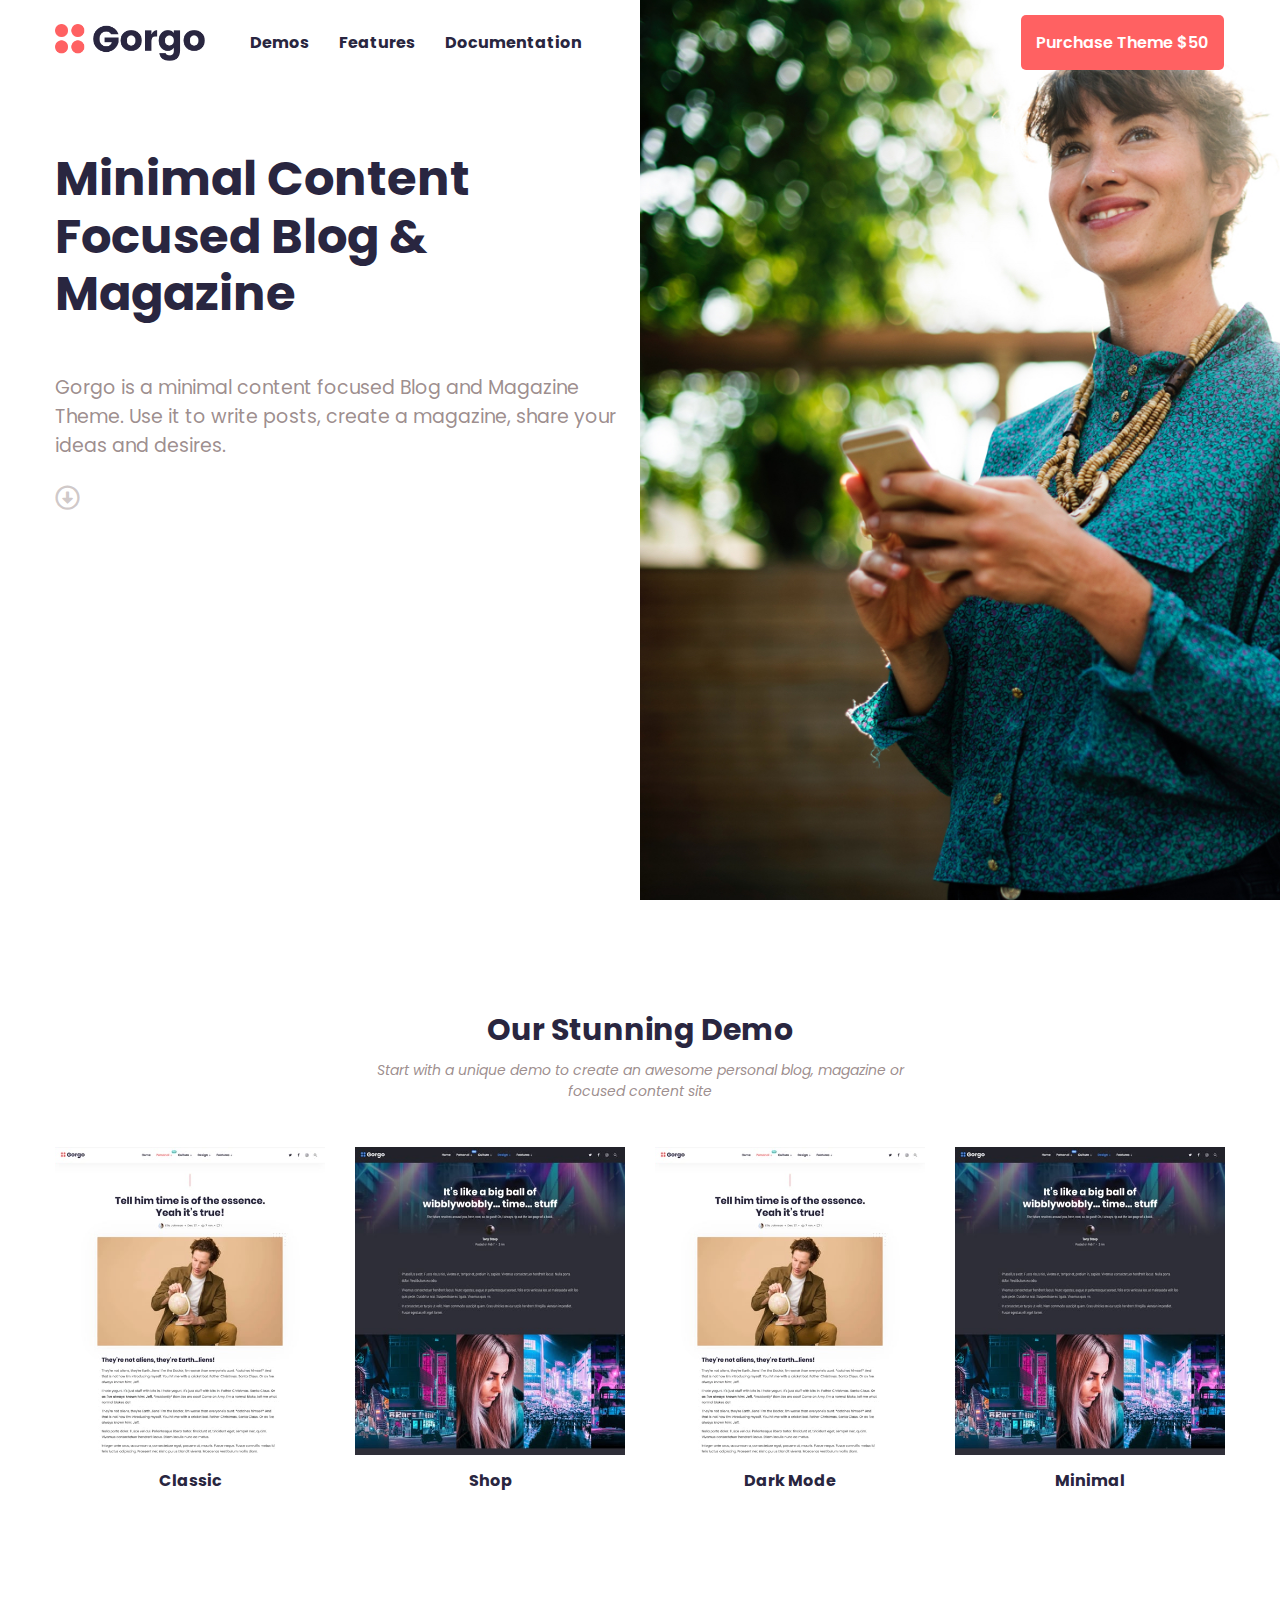
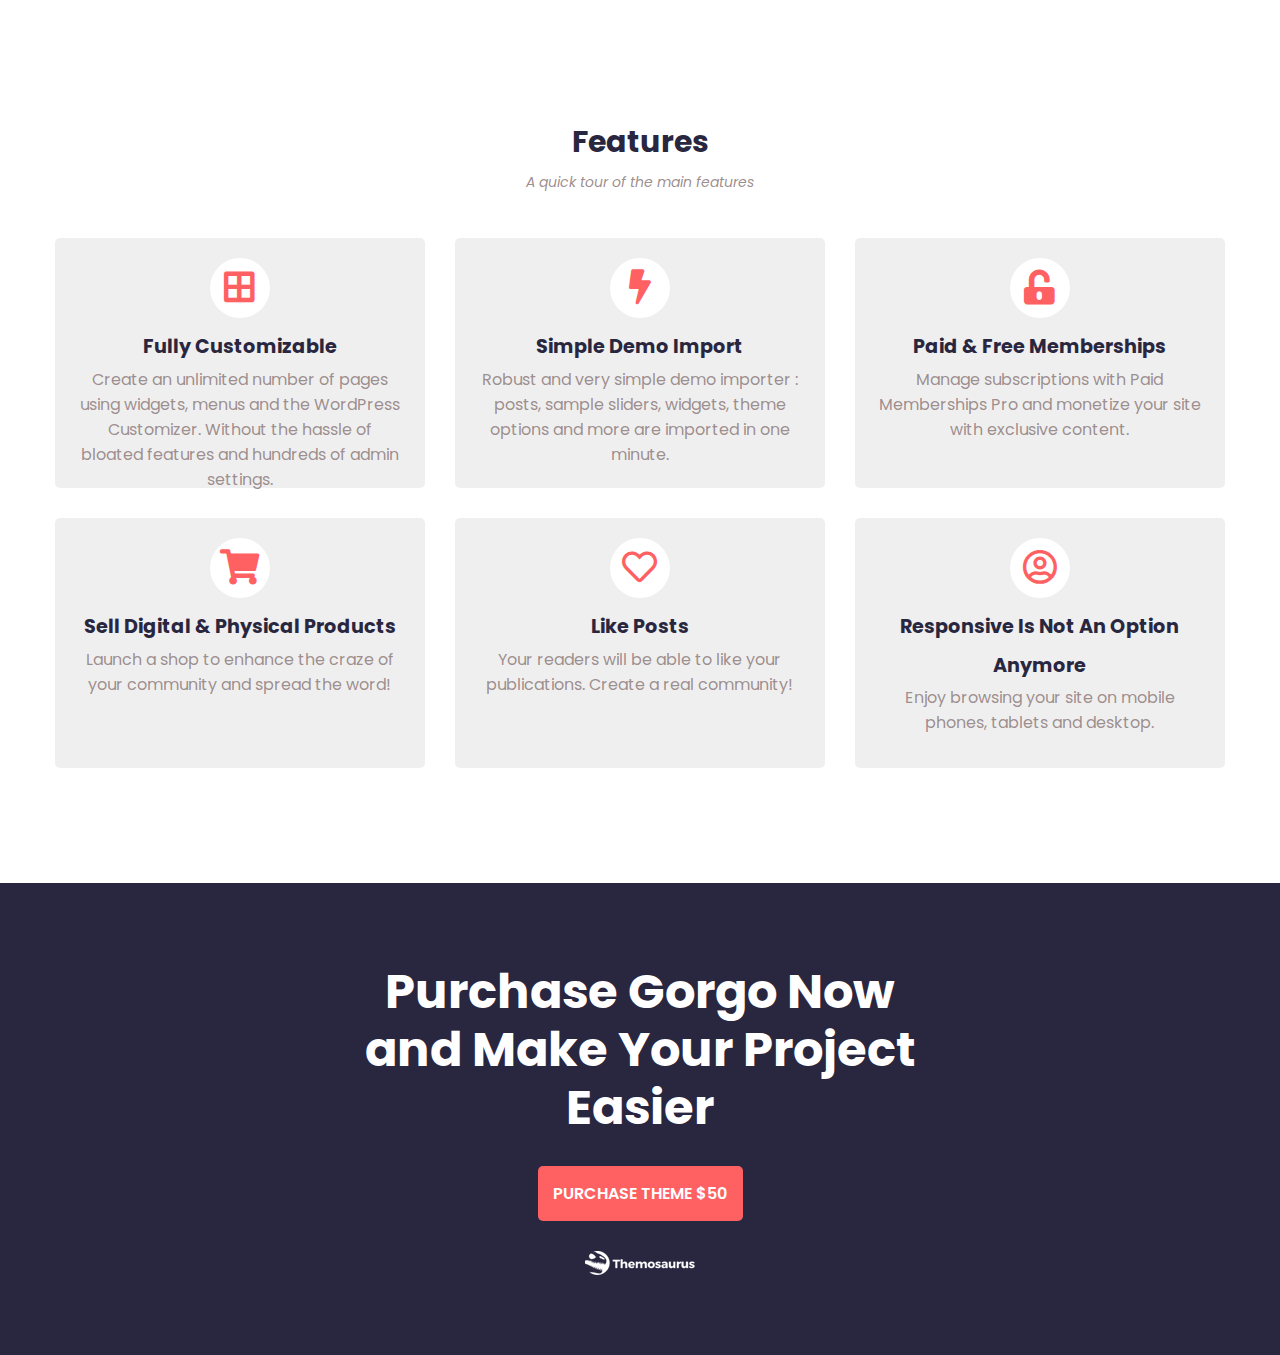
<file: index.html>
<!DOCTYPE html>

<html>

<head>
	<title>GORGO Project</title>
	<link rel="stylesheet" type="text/css" href="css/custom.css">
	<link rel="stylesheet" type="text/css" href="css/all.min.css">

</head>

<body>

	<!-------header------->
	<header class="vh-100">

		<!-----logo nav part----->
		
		<div class="container row">
			
			<!----logo---->
			<div class="logo">
				<a href="index.html">
					<img src="images/logo.png" alt="logo" title="logo">
				</a>
			</div>
			<!-----logo---->
				
			<!-----nav----->

			<nav>
				<ul>
					<li><a href="demos.html">demos</a></li>
					<li><a href="features.html">features</a></li>
					<li><a href="documentation.html">documentation</a></li>
				</ul>
			</nav>

			<!-----nav----->

			<!----purchase btn---->
			<div class="purchase-btn"> 

			<a href="#">purchase theme $50</a>
			
			</div>

			<!----purchase btn---->

		</div>
		<!----logo nav part---->

		<!----banner-section---->
		<div class="container row">
			<div class="col-1-2">
			 	<h1>Minimal Content Focused Blog & Magazine</h1>
			 	<p>Gorgo is a minimal content focused Blog and Magazine Theme. Use it to write posts, create a magazine, share your ideas and desires.</p>
				<a href="#" class="arrow"><i class="far fa-arrow-alt-circle-down"></i></a>

			</div>
		</div>

		<!----background-image---->
		<div class="background-image">
			<img src="images/hero-default.jpg">
		</div>
		<!----background-image---->

		<!-----banner-section----->

	</header>


	<!-------header------->

	<!-----portfolio section----->

	<section class="portfolio-section">
		<div class="container">
			<div class="heading">

				<h2>Our Stunning Demo</h2>
				<p>Start with a unique demo to create an awesome personal blog, magazine or focused content site</p>
				
			</div>

			<div class="row">
				<div class="col-1-4">
					<a href="#" class="portfolio">
						<img src="images/gorgo-demo-classic-2.jpg">
						<img src="images/gorgo-demo-shop-2.png">
					</a>
					<h3>classic</h3>
				
				</div>

				<div class="col-1-4">
					<a href="#" class="portfolio">
						<img src="images/gorgo-demo-dark-2.jpg">
						<img src="images/gorgo-demo-minimal-2.jpg">
					</a>
					<h3>shop</h3>
					
				</div>

				<div class="col-1-4">
					<a href="#" class="portfolio">
						<img src="images/gorgo-demo-classic-2.jpg">
						<img src="images/gorgo-demo-shop-2.png">
					</a>
					<h3>dark mode</h3>
					
				</div>

				<div class="col-1-4">
					<a href="#" class="portfolio">
						<img src="images/gorgo-demo-dark-2.jpg">
						<img src="images/gorgo-demo-minimal-2.jpg">
					</a>
					<h3>minimal</h3>
				
				</div>

			</div>
			
		</div>
		
	</section>

	<!-----portfolio section----->

	<!----features section----->
	<section class="features-section">
		<div class="container">
			<!-----heading---->
				<div class="heading">

					<h2>Features</h2>
					<p>A quick tour of the main features</p>
				
				</div>
			<!-----heading----->
		</div>

		<div class="container">
			<div class="row">
				<div class="col-1-3">
					<div class="features">
						<span><i class="fas fa-border-all"></i></span>
						<h4>Fully Customizable</h4>
						<p>Create an unlimited number of pages using widgets, menus and the WordPress Customizer. Without the hassle of bloated features and hundreds of admin settings.</p>
					</div>
				</div>

				<div class="col-1-3">
					<div class="features">
						<span><i class="fas fa-bolt"></i></span>
						<h4>Simple Demo Import</h4>
						<p>Robust and very simple demo importer : posts, sample sliders, widgets, theme options and more are imported in one minute.</p>
					</div>
				</div>

				<div class="col-1-3">
					<div class="features">
						<span><i class="fas fa-unlock-alt"></i></span>
						<h4>Paid & Free Memberships</h4>
						<p>Manage subscriptions with Paid Memberships Pro and monetize your site with exclusive content.</p>
					</div>
				</div>

				<div class="col-1-3">
					<div class="features">
						<span><i class="fas fa-shopping-cart"></i></span>
						<h4>Sell Digital & Physical Products</h4>
						<p>Launch a shop to enhance the craze of your community and spread the word!</p>
					</div>
				</div>

				<div class="col-1-3">
					<div class="features">
						<span><i class="far fa-heart"></i></span>
						<h4>like posts</h4>
						<p>Your readers will be able to like your publications. Create a real community!</p>
					</div>
				</div>

				<div class="col-1-3">
					<div class="features">
						<span><i class="far fa-user-circle"></i></span>
						<h4>Responsive is not an option anymore</h4>
						<p>Enjoy browsing your site on mobile phones, tablets and desktop.</p>
					</div>
				</div>

			</div>

		</div>

	</section>

	<!-----features section----->

	<!------footer section------>
	<footer>
		<div class="container">
			<h1>Purchase Gorgo Now and Make Your Project Easier</h1>

			<div class="footer-purchase-btn"> 

			<a href="#">purchase theme $50</a>
			
			</div>

			<img src="images/themosaurus.png">
		</div>
	</footer>

	<!-----footer section----->

</body>

</html>
</file>
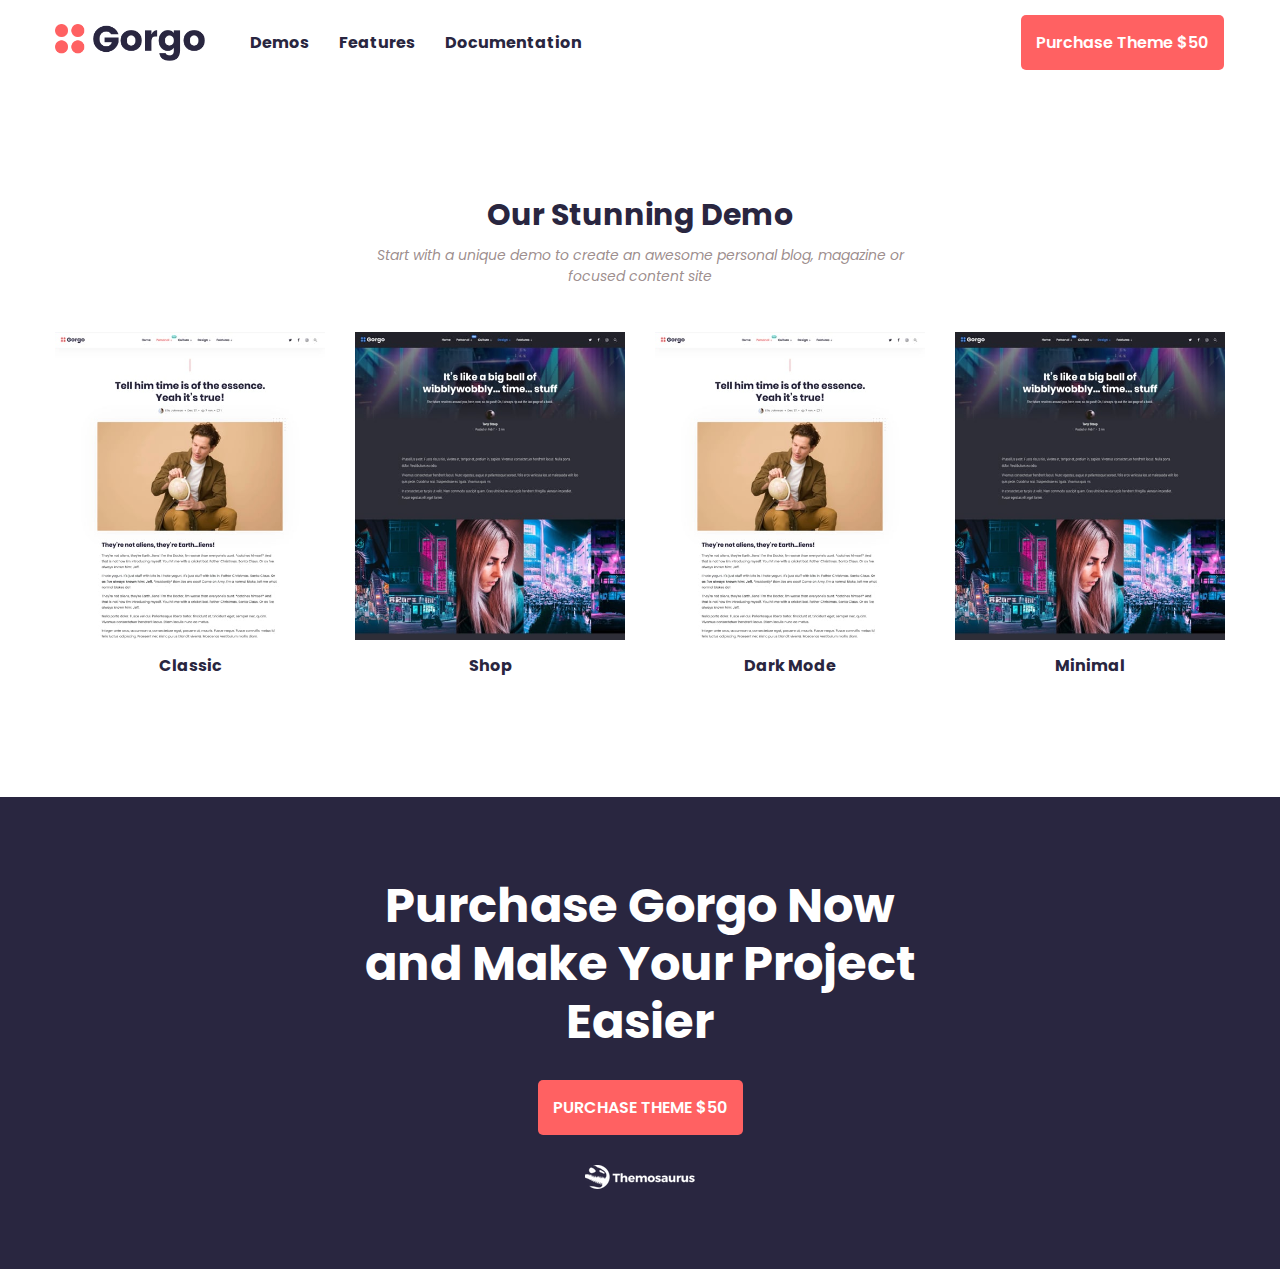
<file: demos.html>
<!DOCTYPE html>

<html>

<head>
	<title>GORGO Project</title>
	<link rel="stylesheet" type="text/css" href="css/custom.css">
	<link rel="stylesheet" type="text/css" href="css/all.min.css">

</head>

<body>

	<!-------header------->
	<header>
		
		<!----logo nav part----->
		<div class="container row">
			
			<!----logo---->
			<div class="logo">
				<a href="index.html">
					<img src="images/logo.png" alt="logo" title="logo">
				</a>
			</div>
			<!-----logo---->
				
			<!-----nav----->

			<nav>
				<ul>
					<li><a href="demos.html">demos</a></li>
					<li><a href="features.html">features</a></li>
					<li><a href="documentation.html">documentation</a></li>
				</ul>
			</nav>

			<!-----nav----->

			<!----purchase btn---->
			<div class="purchase-btn"> 

			<a href="#">purchase theme $50</a>
			
			</div>

			<!----purchase btn---->

		</div>
		<!----logo nav part---->

	</header>

	<!-------header------->

	<!-----portfolio section----->

	<section class="portfolio-section">
		<div class="container">
			<div class="heading">

				<h2>Our Stunning Demo</h2>
				<p>Start with a unique demo to create an awesome personal blog, magazine or focused content site</p>
				
			</div>

			<div class="row">
				<div class="col-1-4">
					<a href="#" class="portfolio">
						<img src="images/gorgo-demo-classic-2.jpg">
						<img src="images/gorgo-demo-shop-2.png">
					</a>
					<h3>classic</h3>
				
				</div>

				<div class="col-1-4">
					<a href="#" class="portfolio">
						<img src="images/gorgo-demo-dark-2.jpg">
						<img src="images/gorgo-demo-minimal-2.jpg">
					</a>
					<h3>shop</h3>
					
				</div>

				<div class="col-1-4">
					<a href="#" class="portfolio">
						<img src="images/gorgo-demo-classic-2.jpg">
						<img src="images/gorgo-demo-shop-2.png">
					</a>
					<h3>dark mode</h3>
					
				</div>

				<div class="col-1-4">
					<a href="#" class="portfolio">
						<img src="images/gorgo-demo-dark-2.jpg">
						<img src="images/gorgo-demo-minimal-2.jpg">
					</a>
					<h3>minimal</h3>
				
				</div>

			</div>
			
		</div>
		
	</section>

	<!-----portfolio section----->

	<!------footer section------>
	<footer>
		<div class="container">
			<h1>Purchase Gorgo Now and Make Your Project Easier</h1>

			<div class="footer-purchase-btn"> 

			<a href="#">purchase theme $50</a>
			
			</div>

			<img src="images/themosaurus.png">
		</div>
	</footer>

	<!-----footer section----->

</body>

</html>
</file>
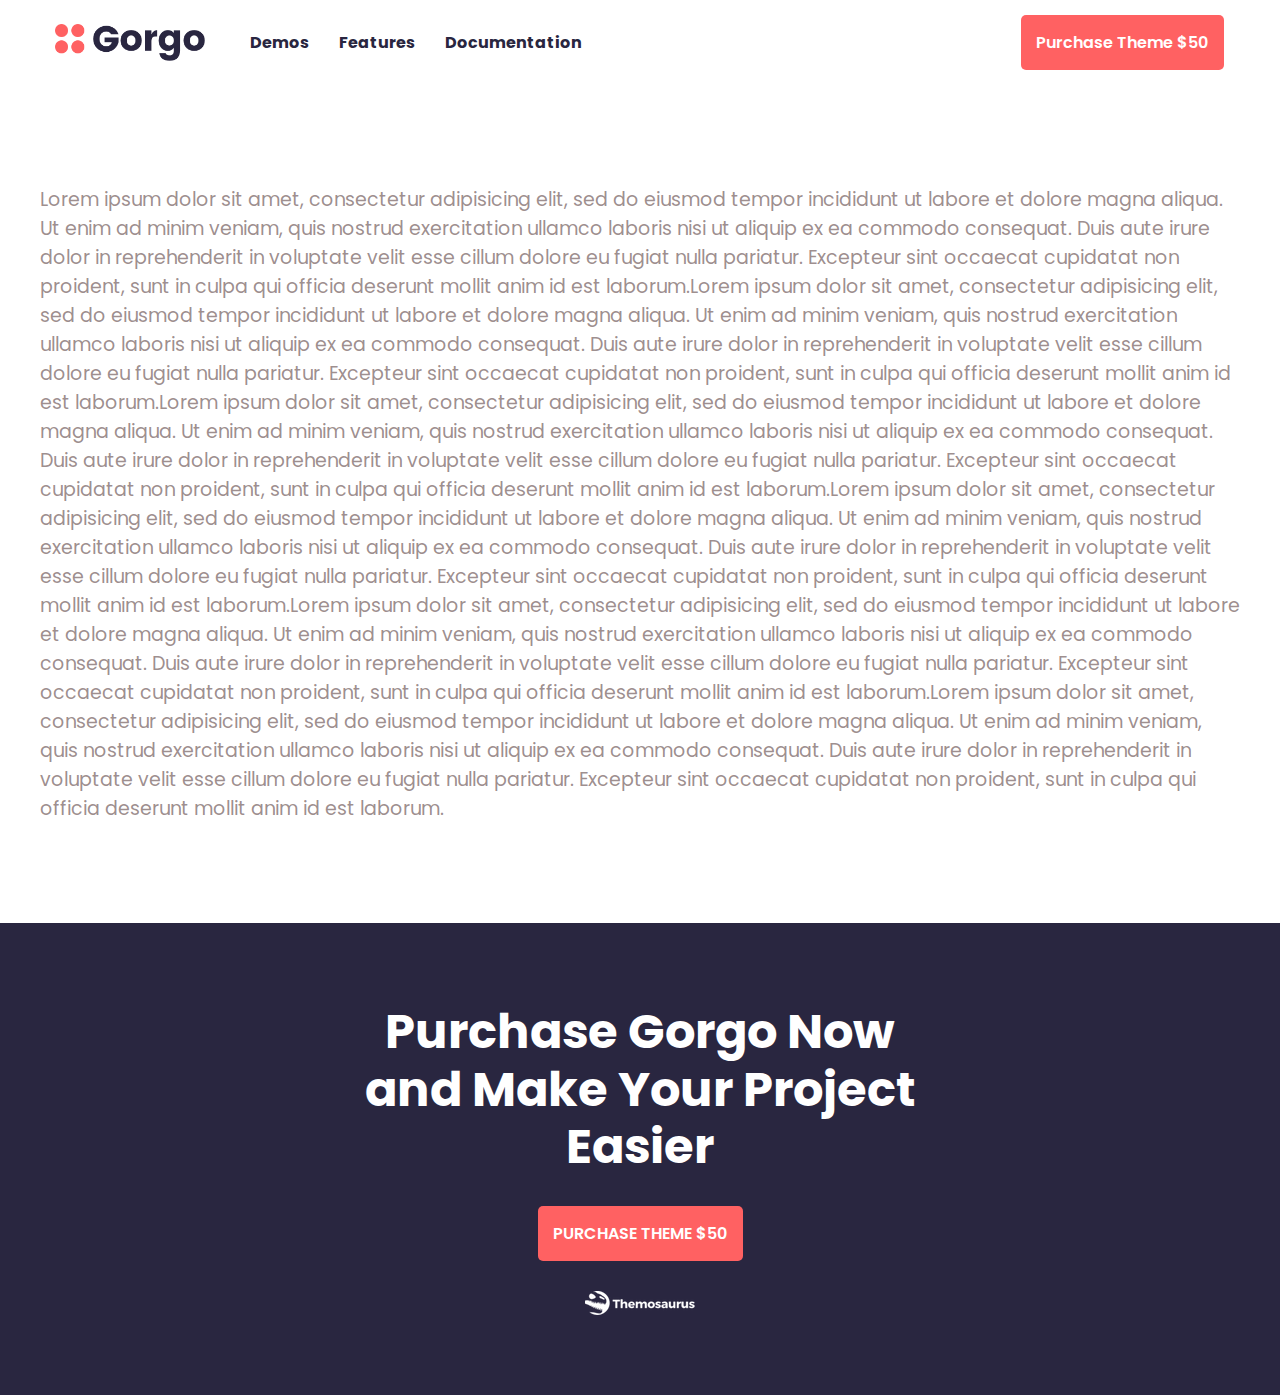
<file: documentation.html>
<!DOCTYPE html>

<html>

<head>
	<title>GORGO Project</title>
	<link rel="stylesheet" type="text/css" href="css/custom.css">
	<link rel="stylesheet" type="text/css" href="css/all.min.css">

</head>

<body>

	<!-------header------->
	<header>

		<!----logo nav part----->
		
		<div class="container row">
			
			<!----logo---->
			<div class="logo">
				<a href="index.html">
					<img src="images/logo.png" alt="logo" title="logo">
				</a>
			</div>
			<!-----logo---->
				
			<!-----nav----->

			<nav>
				<ul>
					<li><a href="demos.html">demos</a></li>
					<li><a href="features.html">features</a></li>
					<li><a href="documentation.html">documentation</a></li>
				</ul>
			</nav>

			<!-----nav----->

			<!----purchase btn---->
			<div class="purchase-btn"> 

			<a href="#">purchase theme $50</a>
			
			</div>

			<!----purchase btn---->

		</div>
		<!----logo nav part---->

		

	<!----features section----->
	<section class="features-section">
		<div class="container">

					<p>Lorem ipsum dolor sit amet, consectetur adipisicing elit, sed do eiusmod
					tempor incididunt ut labore et dolore magna aliqua. Ut enim ad minim veniam,
					quis nostrud exercitation ullamco laboris nisi ut aliquip ex ea commodo
					consequat. Duis aute irure dolor in reprehenderit in voluptate velit esse
					cillum dolore eu fugiat nulla pariatur. Excepteur sint occaecat cupidatat non
					proident, sunt in culpa qui officia deserunt mollit anim id est laborum.Lorem ipsum dolor sit amet, consectetur adipisicing elit, sed do eiusmod
					tempor incididunt ut labore et dolore magna aliqua. Ut enim ad minim veniam,
					quis nostrud exercitation ullamco laboris nisi ut aliquip ex ea commodo
					consequat. Duis aute irure dolor in reprehenderit in voluptate velit esse
					cillum dolore eu fugiat nulla pariatur. Excepteur sint occaecat cupidatat non
					proident, sunt in culpa qui officia deserunt mollit anim id est laborum.Lorem ipsum dolor sit amet, consectetur adipisicing elit, sed do eiusmod
					tempor incididunt ut labore et dolore magna aliqua. Ut enim ad minim veniam,
					quis nostrud exercitation ullamco laboris nisi ut aliquip ex ea commodo
					consequat. Duis aute irure dolor in reprehenderit in voluptate velit esse
					cillum dolore eu fugiat nulla pariatur. Excepteur sint occaecat cupidatat non
					proident, sunt in culpa qui officia deserunt mollit anim id est laborum.Lorem ipsum dolor sit amet, consectetur adipisicing elit, sed do eiusmod
					tempor incididunt ut labore et dolore magna aliqua. Ut enim ad minim veniam,
					quis nostrud exercitation ullamco laboris nisi ut aliquip ex ea commodo
					consequat. Duis aute irure dolor in reprehenderit in voluptate velit esse
					cillum dolore eu fugiat nulla pariatur. Excepteur sint occaecat cupidatat non
					proident, sunt in culpa qui officia deserunt mollit anim id est laborum.Lorem ipsum dolor sit amet, consectetur adipisicing elit, sed do eiusmod
					tempor incididunt ut labore et dolore magna aliqua. Ut enim ad minim veniam,
					quis nostrud exercitation ullamco laboris nisi ut aliquip ex ea commodo
					consequat. Duis aute irure dolor in reprehenderit in voluptate velit esse
					cillum dolore eu fugiat nulla pariatur. Excepteur sint occaecat cupidatat non
					proident, sunt in culpa qui officia deserunt mollit anim id est laborum.Lorem ipsum dolor sit amet, consectetur adipisicing elit, sed do eiusmod
					tempor incididunt ut labore et dolore magna aliqua. Ut enim ad minim veniam,
					quis nostrud exercitation ullamco laboris nisi ut aliquip ex ea commodo
					consequat. Duis aute irure dolor in reprehenderit in voluptate velit esse
					cillum dolore eu fugiat nulla pariatur. Excepteur sint occaecat cupidatat non
					proident, sunt in culpa qui officia deserunt mollit anim id est laborum.</p>
		</div>

		
	</section>

	<!-----features section----->

	<!------footer section------>
	<footer>
		<div class="container">
			<h1>Purchase Gorgo Now and Make Your Project Easier</h1>

			<div class="footer-purchase-btn"> 

			<a href="#">purchase theme $50</a>
			
			</div>

			<img src="images/themosaurus.png">
		</div>
	</footer>

	<!-----footer section----->

</body>

</html>
</file>
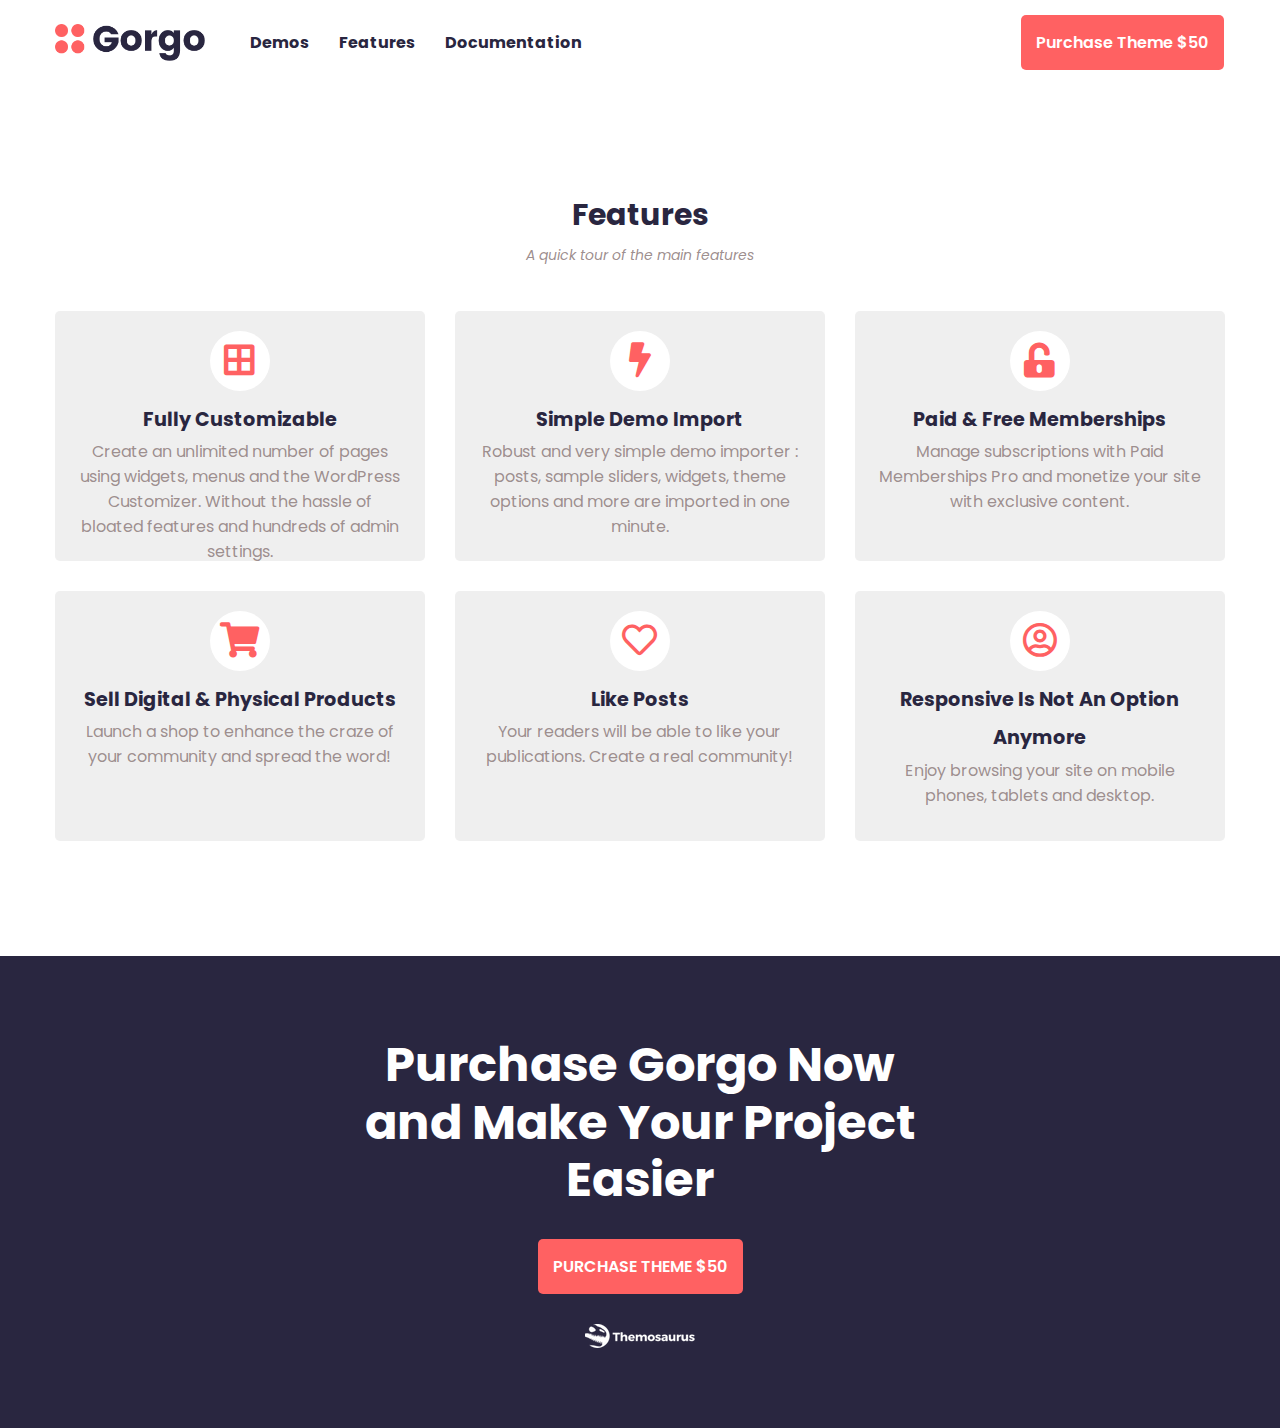
<file: features.html>
<!DOCTYPE html>

<html>

<head>
	<title>GORGO Project</title>
	<link rel="stylesheet" type="text/css" href="css/custom.css">
	<link rel="stylesheet" type="text/css" href="css/all.min.css">

</head>

<body>

	<!-------header------->
	<header>

		<!----logo nav part----->
		
		<div class="container row">
			
			<!----logo---->
			<div class="logo">
				<a href="index.html">
					<img src="images/logo.png" alt="logo" title="logo">
				</a>
			</div>
			<!-----logo---->
				
			<!-----nav----->

			<nav>
				<ul>
					<li><a href="demos.html">demos</a></li>
					<li><a href="features.html">features</a></li>
					<li><a href="documentation.html">documentation</a></li>
				</ul>
			</nav>

			<!-----nav----->

			<!----purchase btn---->
			<div class="purchase-btn"> 

			<a href="#">purchase theme $50</a>
			
			</div>

			<!----purchase btn---->

		</div>
		<!----logo nav part---->

	</header>

	<!-------header------->


	<!----features section----->
	<section class="features-section">
		<div class="container">
			<!-----heading---->
				<div class="heading">

					<h2>Features</h2>
					<p>A quick tour of the main features</p>
				
				</div>
			<!-----heading----->
		</div>

		<div class="container">
			<div class="row">
				<div class="col-1-3">
					<div class="features">
						<span><i class="fas fa-border-all"></i></span>
						<h4>Fully Customizable</h4>
						<p>Create an unlimited number of pages using widgets, menus and the WordPress Customizer. Without the hassle of bloated features and hundreds of admin settings.</p>
					</div>
				</div>

				<div class="col-1-3">
					<div class="features">
						<span><i class="fas fa-bolt"></i></span>
						<h4>Simple Demo Import</h4>
						<p>Robust and very simple demo importer : posts, sample sliders, widgets, theme options and more are imported in one minute.</p>
					</div>
				</div>

				<div class="col-1-3">
					<div class="features">
						<span><i class="fas fa-unlock-alt"></i></span>
						<h4>Paid & Free Memberships</h4>
						<p>Manage subscriptions with Paid Memberships Pro and monetize your site with exclusive content.</p>
					</div>
				</div>

				<div class="col-1-3">
					<div class="features">
						<span><i class="fas fa-shopping-cart"></i></span>
						<h4>Sell Digital & Physical Products</h4>
						<p>Launch a shop to enhance the craze of your community and spread the word!</p>
					</div>
				</div>

				<div class="col-1-3">
					<div class="features">
						<span><i class="far fa-heart"></i></span>
						<h4>like posts</h4>
						<p>Your readers will be able to like your publications. Create a real community!</p>
					</div>
				</div>

				<div class="col-1-3">
					<div class="features">
						<span><i class="far fa-user-circle"></i></span>
						<h4>Responsive is not an option anymore</h4>
						<p>Enjoy browsing your site on mobile phones, tablets and desktop.</p>
					</div>
				</div>

			</div>

		</div>

	</section>

	<!-----features section----->

	<!------footer section------>
	<footer>
		<div class="container">
			<h1>Purchase Gorgo Now and Make Your Project Easier</h1>

			<div class="footer-purchase-btn"> 

			<a href="#">purchase theme $50</a>
			
			</div>

			<img src="images/themosaurus.png">
		</div>
	</footer>

	<!-----footer section----->

</body>

</html>
</file>
<file: css/custom.css>
@import url('https://fonts.googleapis.com/css?family=Poppins:300,400,700&display=swap');
*{
    margin: 0;
    padding: 0;
    box-sizing: border-box;
    -webkit-box-sizing: border-box;
    -moz-box-sizing: border-box;
}

body{
    font-family: 'Poppins', sans-serif;
}
img{
    max-width: 100%;
    display: block;
}

a, a:hover{
    text-decoration: none;

}

.container{
    
margin: auto;
    
max-width: 1200px;
}
.row{
    display: flex;
    flex-wrap: wrap;
    align-items: center;
}
.col-1-2{
    max-width: 50%;
    flex-basis: 50%;
    padding: 15px;}
h1{
    font-size: 3em;
    color: #292640;
    line-height: 1.2;
    margin: 50px 0;
}
p{
    color: #9b8c8cf7;
    font-size: 19px;
}

/*******header*******/
.vh-100{
    height: 100vh;
}

.logo{
    max-width: 15%;
    flex-basis: 15%;
    padding: 15px;
}
.logo a{}
.logo a img{}
nav{
    max-width: 50%;
    flex-basis: 50%;
    padding: 15px;
}
nav ul{display: flex;
    flex-wrap: wrap;
}
nav ul li{
    list-style: none;
}
nav ul li a{
    font-size: 1em;
    text-transform: capitalize;
    font-weight: bold;
    padding: 15PX;
    display: block;
    color: #292640;
}
nav ul li a:hover{
    color: #FF6162;
    border-bottom: 1px solid #FF6162;
}
.purchase-btn{
    max-width: 35%;
    flex-basis: 35%;
    padding: 10px 16px;
    text-align: right;
}
.purchase-btn a{
    text-transform: capitalize;
    font-size: 16px;
    color: white;
    padding: 15px;
    background: #FF6162;
    border-radius: 5px;
    font-weight: 600;
    display: inline-block;
}
.purchase-btn a:hover{
    background: #d24748;
}
.arrow{
    color: #9b8c8c78;
    font-size: 25px;
    display: block;
    margin-top: 20px;
}
.arrow:hover{
    color: #9b8c8cd6;
}
.background-image{
    position: absolute;
    width: 50%;
    top: 0;
    right: 0;
    z-index: -1;
    overflow: hidden;
    height: 100%;
}
.background-image img{

    height: 100%;

    max-width: initial !important;

    transform: translateX(-75px);
}

/**********Portfoilo section************/

.portfolio-section{
    padding: 100px 0;
}

.heading{
    margin: 0 auto 30px;
    max-width: 550px;
    text-align: center;
}

.heading h2{
    color: #292640;
    font-size: 30px;
    line-height: 2;
}

.heading p{
    font-style: italic;
    font-size: 14px;
}

.col-1-4{
    max-width: 25%;
    flex-basis: 25%;
    padding: 15px;
    transition: 0.6s;
}

.col-1-4:hover{
    transform: scale(1.1);
}

.portfolio{
    position: relative;
    display: block;
}

.portfolio img{
    width: 100%;
    transition: all 0.3s;
}

.portfolio:hover img:first-child{
    opacity: 0;

}

.portfolio img:last-child{
    position: absolute;
    top: 0;
    width: 100%;
    height: 100%;
    left: 0;
    z-index: -1;
}

h3{
    color: #292640;
    font-size: 1em;
    line-height: 2;
    text-transform: capitalize;
    margin-top: 10px;
    text-align: center;
}
 h3:hover{
    border-bottom: 1px solid #ddd;
}
.features-section{
    padding: 100px 0;
}
.col-1-3{
    max-width: 33.33%;
    flex-basis: 33.33%;
    padding: 15px;

}
.features{
    padding: 20px;
    background-color: #e0e0e085;
    text-align: center;
    height: 250px;
    border-radius: 5PX;
    transition: 0.6s;
}

.features span{
    background-color: #fff;
    display: inline-block;
    width: 60px;
    height: 60px;
    line-height: 60px;
    color: #FF6162;
    border-radius: 50%;
    font-size: 35px;
}
.features h4{
    color: #292640;
    font-size: 1.2em;
    line-height: 2;
    text-transform: capitalize;
    margin-top: 10px;
    text-align: center;
}
.features p{
    font-size: 16px;
}

.features:hover{
    transform: scale(1.1);
}

footer{
    background: #292640;
    text-align: center;
    padding: 80px;
}
footer h1{
    color: #fff;
    max-width: 600px;
    margin: auto;
    margin-bottom: 30px;
}
.footer-purchase-btn a{
    text-align: center;
    font-size: 16px;
    padding: 15px;
    background: #FF6162;
    border-radius: 5px;
    font-weight: 600;
    display: inline-block;
    text-transform: uppercase;
    color: #fff;
}
.footer-purchase-btn a:hover{
    background: #d24748;
}

footer img{
    margin: auto;
    margin-top: 30px;
}
</file>
